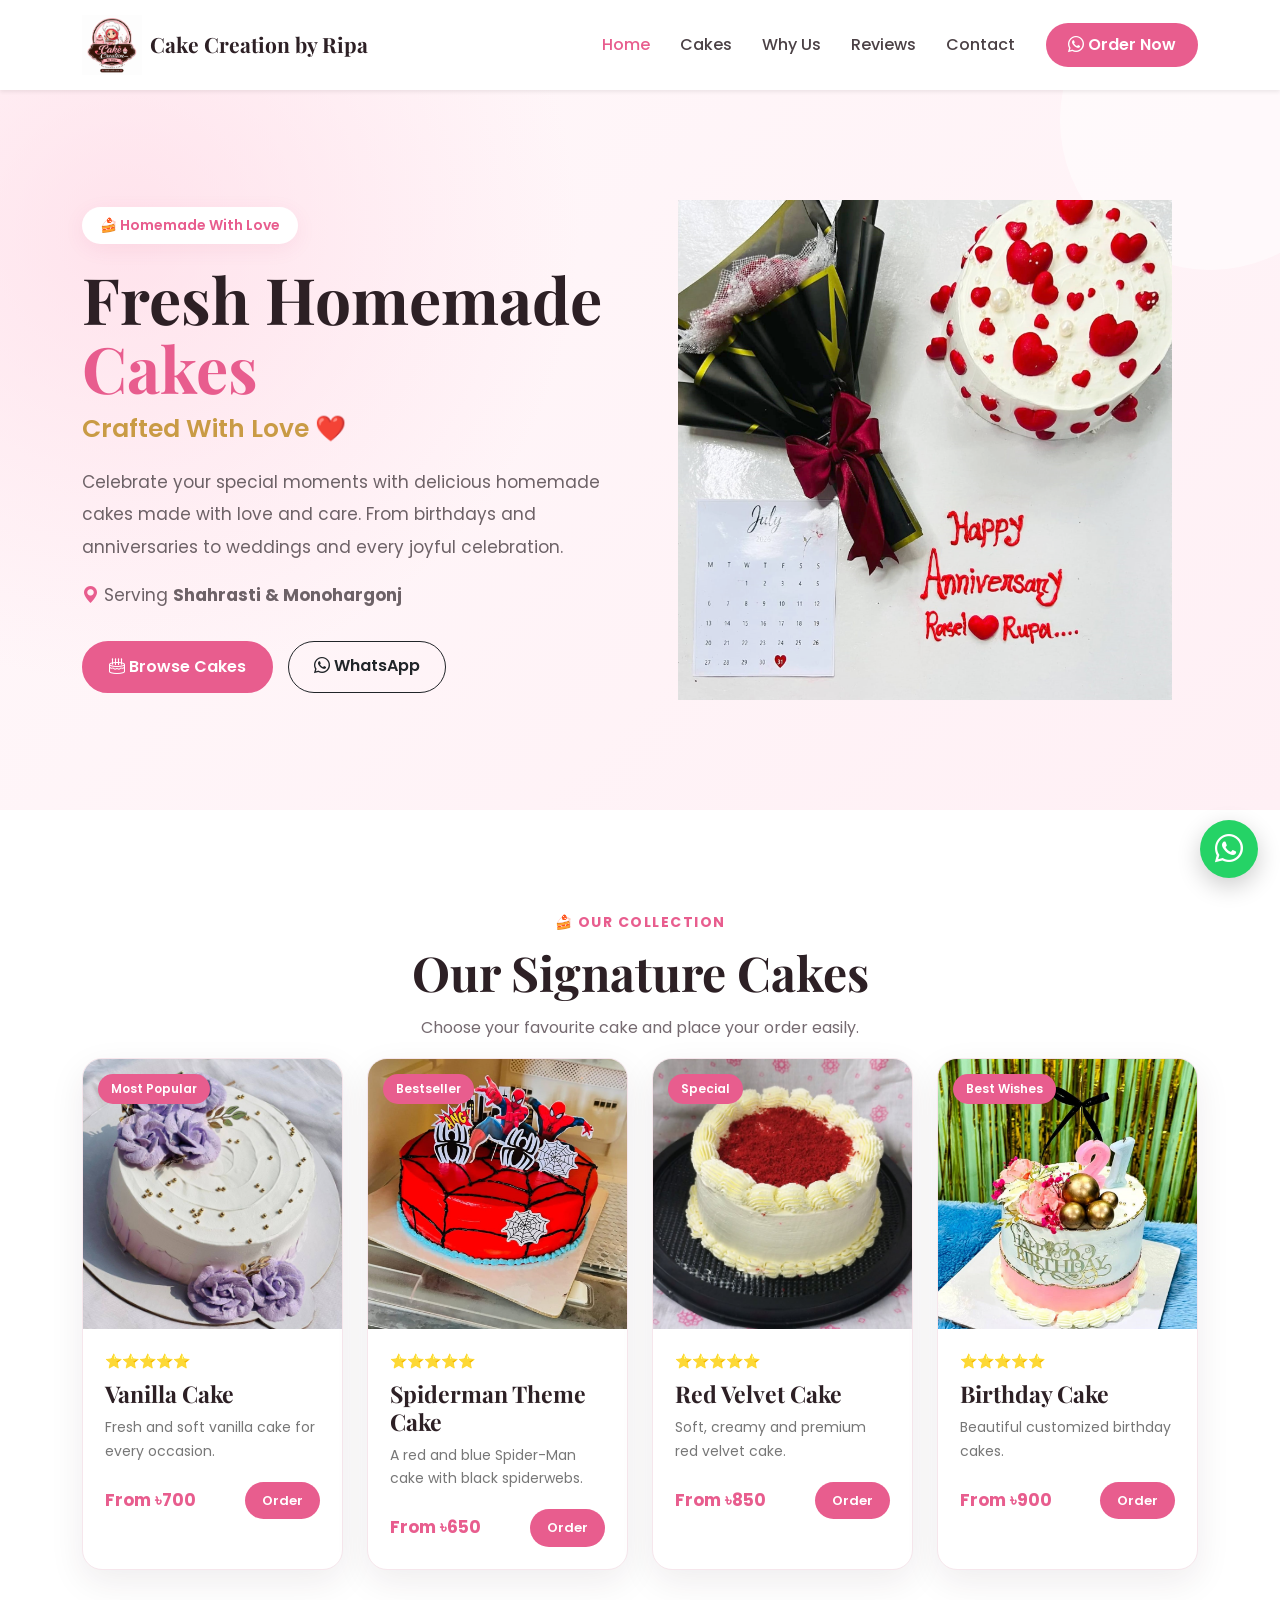
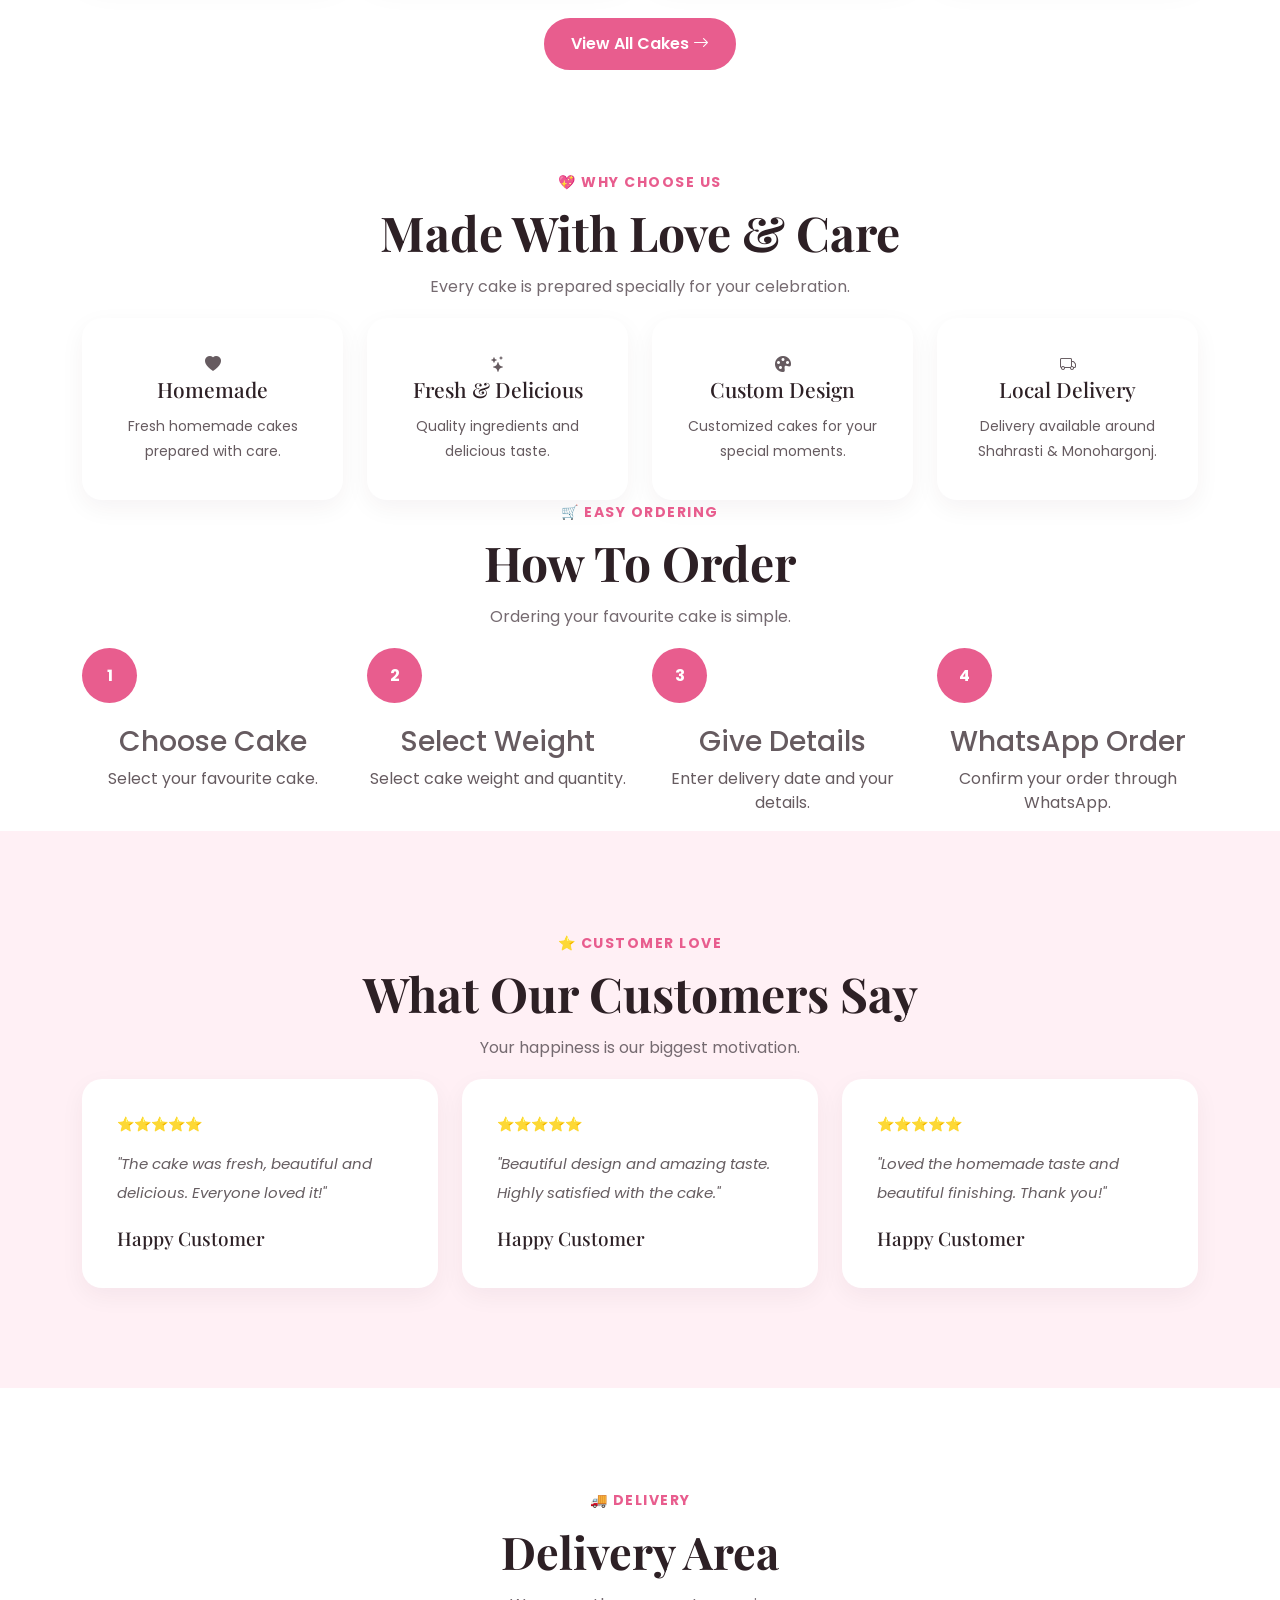
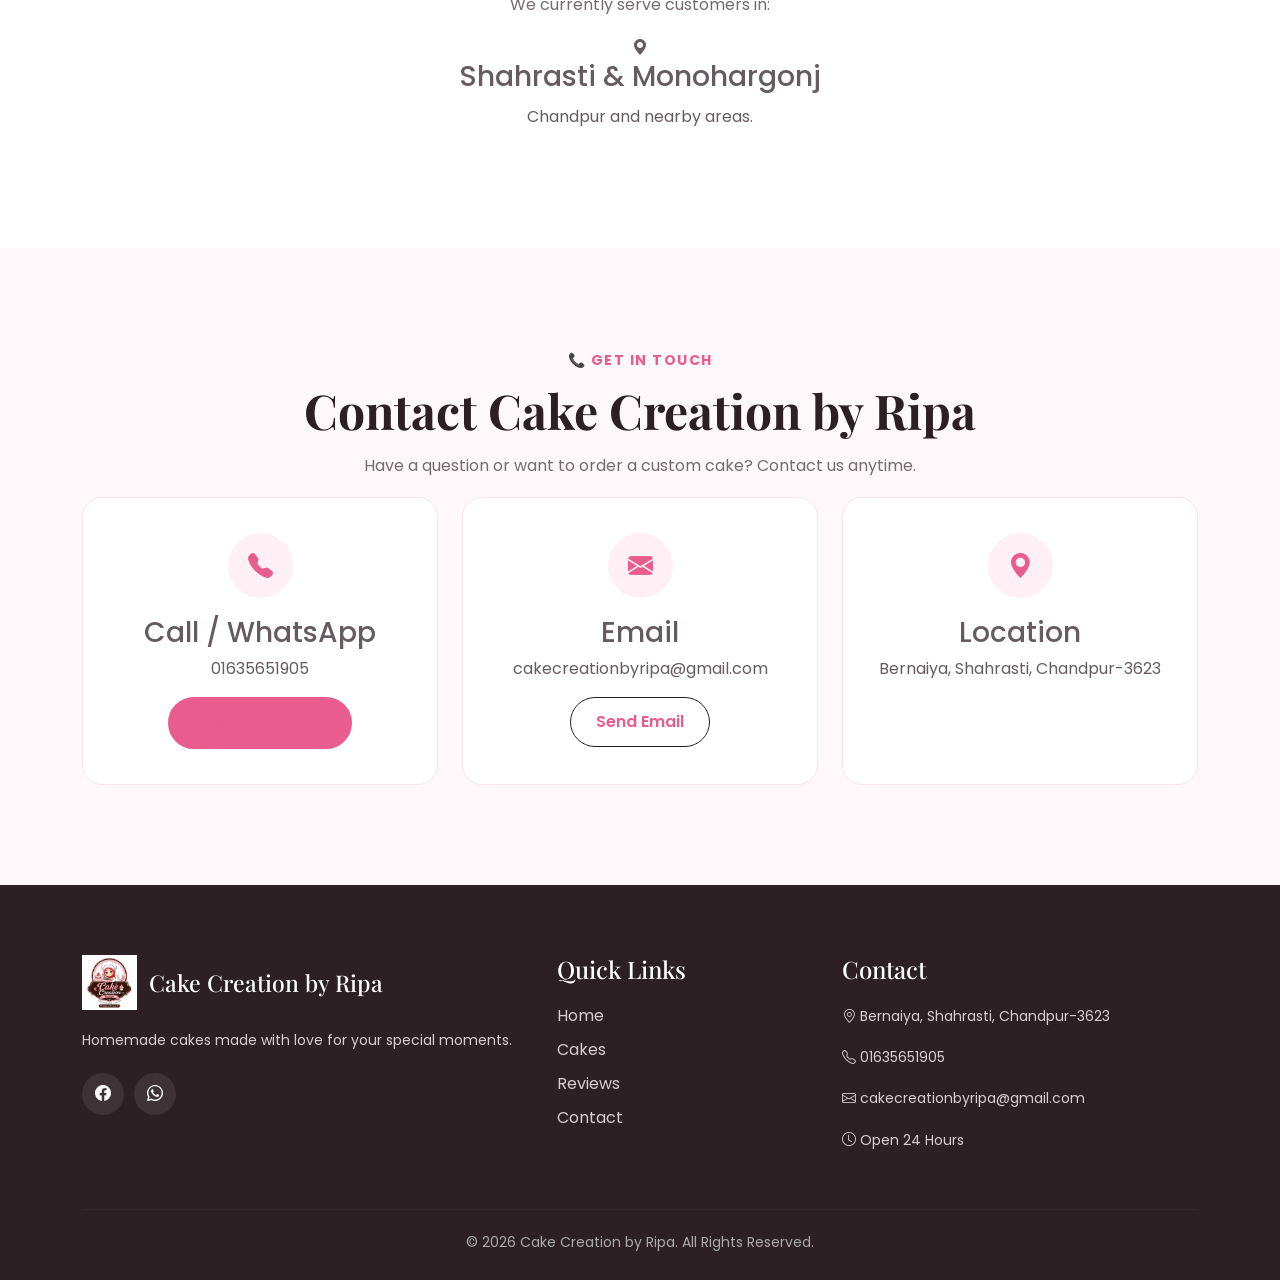
<file: index.html>
<!DOCTYPE html>
<html lang="en">

<head>
    <meta charset="UTF-8">
    <meta name="viewport" content="width=device-width, initial-scale=1.0">

    <title>Cake Creation by Ripa | Homemade Cakes</title>

    <meta name="description"
        content="Cake Creation by Ripa - Fresh homemade cakes for birthdays, anniversaries, weddings and special celebrations in Shahrasti and Monohargonj.">

    <link rel="preconnect" href="https://fonts.googleapis.com">
    <link rel="preconnect" href="https://fonts.gstatic.com" crossorigin>

    <link href="https://fonts.googleapis.com/css2?family=Playfair+Display:wght@500;600;700&family=Poppins:wght@300;400;500;600;700&display=swap"
        rel="stylesheet">

    <link href="https://cdn.jsdelivr.net/npm/bootstrap@5.3.7/dist/css/bootstrap.min.css"
        rel="stylesheet">

    <link rel="stylesheet"
        href="https://cdn.jsdelivr.net/npm/bootstrap-icons@1.11.3/font/bootstrap-icons.min.css">

    <link rel="stylesheet" href="style.css">
</head>

<body>

<!-- =====================================================
                    NAVBAR
===================================================== -->

<nav class="navbar navbar-expand-lg navbar-light bg-white shadow-sm sticky-top">
    <div class="container">

        <a class="navbar-brand d-flex align-items-center" href="#home">
            <img src="logo.png"
                alt="Cake Creation by Ripa Logo"
                width="60"
                height="60">

            <span class="brand-name ms-2">
                Cake Creation by Ripa
            </span>
        </a>

        <button class="navbar-toggler"
            type="button"
            data-bs-toggle="collapse"
            data-bs-target="#mainMenu">

            <span class="navbar-toggler-icon"></span>
        </button>

        <div class="collapse navbar-collapse" id="mainMenu">

            <ul class="navbar-nav ms-auto align-items-lg-center">

                <li class="nav-item">
                    <a class="nav-link active" href="#home">Home</a>
                </li>

                <li class="nav-item">
                    <a class="nav-link" href="#cakes">Cakes</a>
                </li>

                <li class="nav-item">
                    <a class="nav-link" href="#why-us">Why Us</a>
                </li>

                <li class="nav-item">
                    <a class="nav-link" href="#reviews">Reviews</a>
                </li>

                <li class="nav-item">
                    <a class="nav-link" href="#contact">Contact</a>
                </li>

            </ul>

            <a href="https://wa.me/8801635651905"
                target="_blank"
                class="btn btn-order ms-lg-3">

                <i class="bi bi-whatsapp"></i>
                Order Now

            </a>

        </div>
    </div>
</nav>


<!-- =====================================================
                    HERO SECTION
===================================================== -->

<section class="hero" id="home">

    <div class="container">

        <div class="row align-items-center">

            <div class="col-lg-6 hero-content">

                <span class="hero-small-title">
                    🍰 Homemade With Love
                </span>

                <h1>
                    Fresh Homemade
                    <span>Cakes</span>
                </h1>

                <h3>
                    Crafted With Love ❤️
                </h3>

                <p>
                    Celebrate your special moments with delicious homemade
                    cakes made with love and care. From birthdays and
                    anniversaries to weddings and every joyful celebration.
                </p>

                <p class="delivery-text">
                    <i class="bi bi-geo-alt-fill"></i>
                    Serving
                    <strong>Shahrasti & Monohargonj</strong>
                </p>

                <div class="hero-buttons">

                    <a href="#cakes" class="btn btn-pink">
                        <i class="bi bi-cake2"></i>
                        Browse Cakes
                    </a>

                    <a href="https://wa.me/8801635651905"
                        target="_blank"
                        class="btn btn-outline-dark">

                        <i class="bi bi-whatsapp"></i>
                        WhatsApp
                    </a>

                </div>

            </div>

            <div class="col-lg-6 text-center">

                <div class="hero-image-wrapper">

                    <img src="hero.png"
                        alt="Homemade Cake"
                        class="img-fluid hero-img">

                </div>

            </div>

        </div>

    </div>

</section>


<!-- =====================================================
                CAKE GALLERY
===================================================== -->

<section class="cakes-section" id="cakes">

    <div class="container">

        <div class="section-heading text-center">

            <span class="section-small-title">
                🍰 OUR COLLECTION
            </span>

            <h2>
                Our Signature Cakes
            </h2>

            <p>
                Choose your favourite cake and place your order easily.
            </p>

        </div>

        <div class="row g-4">

            <!-- Cake 01 -->
            <div class="col-lg-3 col-md-6">
                <div class="cake-card">

                    <div class="cake-image">
                        <img src="cake1.jpg" alt="Vanilla Cake">

                        <span class="cake-badge">
                            Most Popular
                        </span>
                    </div>

                    <div class="cake-card-body">

                        <div class="rating">
                            ⭐⭐⭐⭐⭐
                        </div>

                        <h3>Vanilla Cake</h3>

                        <p>
                            Fresh and soft vanilla cake for every occasion.
                        </p>

                        <div class="cake-bottom">

                            <span class="price">
                                From ৳700
                            </span>

                            <button class="order-cake-btn"
                                data-cake="Vanilla Cake">
                                Order
                            </button>

                        </div>
                    </div>
                </div>
            </div>


            <!-- Cake 02 -->
            <div class="col-lg-3 col-md-6">
                <div class="cake-card">

                    <div class="cake-image">
                        <img src="cake2.jpg"
                            alt="Spiderman Theme Cake">

                        <span class="cake-badge">
                            Bestseller
                        </span>
                    </div>

                    <div class="cake-card-body">

                        <div class="rating">
                            ⭐⭐⭐⭐⭐
                        </div>

                        <h3>Spiderman Theme Cake</h3>

                        <p>
                            A red and blue Spider-Man cake with black spiderwebs.
                        </p>

                        <div class="cake-bottom">

                            <span class="price">
                                From ৳650
                            </span>

                            <button class="order-cake-btn"
                                data-cake="Spiderman Theme Cake">
                                Order
                            </button>

                        </div>
                    </div>
                </div>
            </div>


            <!-- Cake 03 -->
            <div class="col-lg-3 col-md-6">
                <div class="cake-card">

                    <div class="cake-image">
                        <img src="cake3.jpg"
                            alt="Red Velvet Cake">

                        <span class="cake-badge">
                            Special
                        </span>
                    </div>

                    <div class="cake-card-body">

                        <div class="rating">
                            ⭐⭐⭐⭐⭐
                        </div>

                        <h3>Red Velvet Cake</h3>

                        <p>
                            Soft, creamy and premium red velvet cake.
                        </p>

                        <div class="cake-bottom">

                            <span class="price">
                                From ৳850
                            </span>

                            <button class="order-cake-btn"
                                data-cake="Red Velvet Cake">
                                Order
                            </button>

                        </div>
                    </div>
                </div>
            </div>


            <!-- Cake 04 -->
            <div class="col-lg-3 col-md-6">
                <div class="cake-card">

                    <div class="cake-image">
                        <img src="cake4.jpg"
                            alt="Birthday Cake">

                        <span class="cake-badge">
                            Best Wishes
                        </span>
                    </div>

                    <div class="cake-card-body">

                        <div class="rating">
                            ⭐⭐⭐⭐⭐
                        </div>

                        <h3>Birthday Cake</h3>

                        <p>
                            Beautiful customized birthday cakes.
                        </p>

                        <div class="cake-bottom">

                            <span class="price">
                                From ৳900
                            </span>

                            <button class="order-cake-btn"
                                data-cake="Birthday Cake">
                                Order
                            </button>

                        </div>
                    </div>
                </div>
            </div>

        </div>

        <div class="text-center mt-5">

            <a href="cakes.html" class="btn btn-pink">
                View All Cakes
                <i class="bi bi-arrow-right"></i>
            </a>

        </div>

    </div>

</section>


<!-- =====================================================
                    WHY US
===================================================== -->

<section class="why-us-section" id="why-us">

    <div class="container">

        <div class="section-heading text-center">

            <span class="section-small-title">
                💖 WHY CHOOSE US
            </span>

            <h2>
                Made With Love & Care
            </h2>

            <p>
                Every cake is prepared specially for your celebration.
            </p>

        </div>

        <div class="row g-4">

            <div class="col-md-6 col-lg-3">

                <div class="feature-card text-center">

                    <i class="bi bi-heart-fill"></i>

                    <h3>
                        Homemade
                    </h3>

                    <p>
                        Fresh homemade cakes prepared with care.
                    </p>

                </div>

            </div>


            <div class="col-md-6 col-lg-3">

                <div class="feature-card text-center">

                    <i class="bi bi-stars"></i>

                    <h3>
                        Fresh & Delicious
                    </h3>

                    <p>
                        Quality ingredients and delicious taste.
                    </p>

                </div>

            </div>


            <div class="col-md-6 col-lg-3">

                <div class="feature-card text-center">

                    <i class="bi bi-palette-fill"></i>

                    <h3>
                        Custom Design
                    </h3>

                    <p>
                        Customized cakes for your special moments.
                    </p>

                </div>

            </div>


            <div class="col-md-6 col-lg-3">

                <div class="feature-card text-center">

                    <i class="bi bi-truck"></i>

                    <h3>
                        Local Delivery
                    </h3>

                    <p>
                        Delivery available around Shahrasti & Monohargonj.
                    </p>

                </div>

            </div>

        </div>

    </div>

</section>


<!-- =====================================================
                    HOW TO ORDER
===================================================== -->

<section class="how-order-section">

    <div class="container">

        <div class="section-heading text-center">

            <span class="section-small-title">
                🛒 EASY ORDERING
            </span>

            <h2>
                How To Order
            </h2>

            <p>
                Ordering your favourite cake is simple.
            </p>

        </div>

        <div class="row g-4">

            <div class="col-md-6 col-lg-3">

                <div class="step-card text-center">

                    <div class="step-number">
                        1
                    </div>

                    <h3>
                        Choose Cake
                    </h3>

                    <p>
                        Select your favourite cake.
                    </p>

                </div>

            </div>


            <div class="col-md-6 col-lg-3">

                <div class="step-card text-center">

                    <div class="step-number">
                        2
                    </div>

                    <h3>
                        Select Weight
                    </h3>

                    <p>
                        Select cake weight and quantity.
                    </p>

                </div>

            </div>


            <div class="col-md-6 col-lg-3">

                <div class="step-card text-center">

                    <div class="step-number">
                        3
                    </div>

                    <h3>
                        Give Details
                    </h3>

                    <p>
                        Enter delivery date and your details.
                    </p>

                </div>

            </div>


            <div class="col-md-6 col-lg-3">

                <div class="step-card text-center">

                    <div class="step-number">
                        4
                    </div>

                    <h3>
                        WhatsApp Order
                    </h3>

                    <p>
                        Confirm your order through WhatsApp.
                    </p>

                </div>

            </div>

        </div>

    </div>

</section>


<!-- =====================================================
                    REVIEWS
===================================================== -->

<section class="reviews-section" id="reviews">

    <div class="container">

        <div class="section-heading text-center">

            <span class="section-small-title">
                ⭐ CUSTOMER LOVE
            </span>

            <h2>
                What Our Customers Say
            </h2>

            <p>
                Your happiness is our biggest motivation.
            </p>

        </div>

        <div class="row g-4">

            <div class="col-md-4">

                <div class="review-card">

                    <div class="rating">
                        ⭐⭐⭐⭐⭐
                    </div>

                    <p>
                        "The cake was fresh, beautiful and delicious.
                        Everyone loved it!"
                    </p>

                    <h4>
                        Happy Customer
                    </h4>

                </div>

            </div>


            <div class="col-md-4">

                <div class="review-card">

                    <div class="rating">
                        ⭐⭐⭐⭐⭐
                    </div>

                    <p>
                        "Beautiful design and amazing taste.
                        Highly satisfied with the cake."
                    </p>

                    <h4>
                        Happy Customer
                    </h4>

                </div>

            </div>


            <div class="col-md-4">

                <div class="review-card">

                    <div class="rating">
                        ⭐⭐⭐⭐⭐
                    </div>

                    <p>
                        "Loved the homemade taste and beautiful
                        finishing. Thank you!"
                    </p>

                    <h4>
                        Happy Customer
                    </h4>

                </div>

            </div>

        </div>

    </div>

</section>


<!-- =====================================================
                    DELIVERY AREA
===================================================== -->

<section class="delivery-section">

    <div class="container text-center">

        <div class="section-heading">

            <span class="section-small-title">
                🚚 DELIVERY
            </span>

            <h2>
                Delivery Area
            </h2>

            <p>
                We currently serve customers in:
            </p>

        </div>

        <div class="delivery-area-box">

            <i class="bi bi-geo-alt-fill"></i>

            <h3>
                Shahrasti & Monohargonj
            </h3>

            <p>
                Chandpur and nearby areas.
            </p>

        </div>

    </div>

</section>


<!-- =====================================================
                    CONTACT
===================================================== -->

<section class="contact-section" id="contact">

    <div class="container">

        <div class="section-heading text-center">

            <span class="section-small-title">
                📞 GET IN TOUCH
            </span>

            <h2>
                Contact Cake Creation by Ripa
            </h2>

            <p>
                Have a question or want to order a custom cake?
                Contact us anytime.
            </p>

        </div>

        <div class="row g-4 justify-content-center">

            <div class="col-md-4">

                <div class="contact-card text-center">

                    <i class="bi bi-telephone-fill"></i>

                    <h3>
                        Call / WhatsApp
                    </h3>

                    <p>
                        01635651905
                    </p>

                    <a href="https://wa.me/8801635651905"
                        target="_blank"
                        class="btn btn-pink">

                        <i class="bi bi-whatsapp"></i>
                        WhatsApp Us

                    </a>

                </div>

            </div>


            <div class="col-md-4">

                <div class="contact-card text-center">

                    <i class="bi bi-envelope-fill"></i>

                    <h3>
                        Email
                    </h3>

                    <p>
                        cakecreationbyripa@gmail.com
                    </p>

                    <a href="mailto:cakecreationbyripa@gmail.com"
                        class="btn btn-outline-dark">

                        Send Email

                    </a>

                </div>

            </div>


            <div class="col-md-4">

                <div class="contact-card text-center">

                    <i class="bi bi-geo-alt-fill"></i>

                    <h3>
                        Location
                    </h3>

                    <p>
                        Bernaiya, Shahrasti,
                        Chandpur-3623
                    </p>

                </div>

            </div>

        </div>

    </div>

</section>


<!-- =====================================================
                    FOOTER
===================================================== -->

<footer class="footer">

    <div class="container">

        <div class="row g-4">

            <div class="col-lg-5">

                <div class="footer-brand">

                    <img src="logo.png"
                        alt="Cake Creation by Ripa">

                    <h3>
                        Cake Creation by Ripa
                    </h3>

                </div>

                <p>
                    Homemade cakes made with love
                    for your special moments.
                </p>

                <div class="footer-social">

                    <a href="https://www.facebook.com/CakeCreationByRipa"
                        target="_blank">

                        <i class="bi bi-facebook"></i>

                    </a>

                    <a href="https://wa.me/8801635651905"
                        target="_blank">

                        <i class="bi bi-whatsapp"></i>

                    </a>

                </div>

            </div>


            <div class="col-lg-3">

                <h4>
                    Quick Links
                </h4>

                <ul>

                    <li>
                        <a href="#home">
                            Home
                        </a>
                    </li>

                    <li>
                        <a href="cakes.html">
                            Cakes
                        </a>
                    </li>

                    <li>
                        <a href="#reviews">
                            Reviews
                        </a>
                    </li>

                    <li>
                        <a href="#contact">
                            Contact
                        </a>
                    </li>

                </ul>

            </div>


            <div class="col-lg-4">

                <h4>
                    Contact
                </h4>

                <p>
                    <i class="bi bi-geo-alt"></i>
                    Bernaiya, Shahrasti,
                    Chandpur-3623
                </p>

                <p>
                    <i class="bi bi-telephone"></i>
                    01635651905
                </p>

                <p>
                    <i class="bi bi-envelope"></i>
                    cakecreationbyripa@gmail.com
                </p>

                <p>
                    <i class="bi bi-clock"></i>
                    Open 24 Hours
                </p>

            </div>

        </div>

        <hr>

        <div class="footer-bottom">

            <p>
                © 2026 Cake Creation by Ripa.
                All Rights Reserved.
            </p>

        </div>

    </div>

</footer>


<!-- =====================================================
                FLOATING WHATSAPP
===================================================== -->

<a href="https://wa.me/8801635651905"
    target="_blank"
    class="floating-whatsapp">

    <i class="bi bi-whatsapp"></i>

</a>


<!-- =====================================================
                    ORDER MODAL
===================================================== -->

<div class="order-modal" id="orderModal">

    <div class="order-modal-content">

        <button class="order-close" id="closeOrder">
            <i class="bi bi-x-lg"></i>
        </button>

        <div class="order-header">

            <span class="section-small-title">
                🍰 CAKE ORDER
            </span>

            <h2>
                Place Your Order
            </h2>

            <p>
                Complete the steps below and send your order through WhatsApp.
            </p>

        </div>


        <!-- Progress -->

        <div class="order-progress">

            <div class="progress-step active">
                <span>1</span>
                <small>Cake</small>
            </div>

            <div class="progress-line"></div>

            <div class="progress-step">
                <span>2</span>
                <small>Weight</small>
            </div>

            <div class="progress-line"></div>

            <div class="progress-step">
                <span>3</span>
                <small>Date</small>
            </div>

            <div class="progress-line"></div>

            <div class="progress-step">
                <span>4</span>
                <small>Details</small>
            </div>

            <div class="progress-line"></div>

            <div class="progress-step">
                <span>5</span>
                <small>Confirm</small>
            </div>

        </div>


        <div class="order-wizard">


            <!-- STEP 1 -->

            <div class="order-step-form active"
                data-step="1">

                <div class="order-step-icon">
                    <i class="bi bi-cake2-fill"></i>
                </div>

                <h3>
                    Selected Cake
                </h3>

                <div class="selected-cake-box">

                    <span>
                        Your selected cake
                    </span>

                    <strong id="selectedCakeName">
                        -
                    </strong>

                </div>

                <div class="wizard-actions">

                    <button class="btn btn-pink wizard-next">
                        Next
                        <i class="bi bi-arrow-right"></i>
                    </button>

                </div>

            </div>


            <!-- STEP 2 -->

            <div class="order-step-form"
                data-step="2">

                <div class="order-step-icon">
                    <i class="bi bi-box-seam-fill"></i>
                </div>

                <h3>
                    Weight & Quantity
                </h3>

                <div class="mb-4">

                    <label for="cakeWeight"
                        class="form-label">

                        Cake Weight

                    </label>

                    <select id="cakeWeight"
                        class="form-select">

                        <option value="0.5">
                            0.5 Pound
                        </option>

                        <option value="1"
                            selected>
                            1 Pound
                        </option>

                        <option value="1.5">
                            1.5 Pound
                        </option>

                        <option value="2">
                            2 Pound
                        </option>

                        <option value="2.5">
                            2.5 Pound
                        </option>

                        <option value="3">
                            3 Pound
                        </option>

                        <option value="custom">
                            Custom Weight
                        </option>

                    </select>

                </div>


                <div class="mb-4"
                    id="customWeightGroup"
                    style="display:none;">

                    <label for="customWeight"
                        class="form-label">

                        Custom Weight

                    </label>

                    <input type="text"
                        id="customWeight"
                        class="form-control"
                        placeholder="Example: 4 Pound">

                </div>


                <div class="quantity-box">

                    <label class="form-label">
                        Quantity
                    </label>

                    <div class="quantity-controls">

                        <button type="button"
                            id="minusQty"
                            class="quantity-btn">

                            <i class="bi bi-dash"></i>

                        </button>

                        <span id="cakeQuantity">
                            1
                        </span>

                        <button type="button"
                            id="plusQty"
                            class="quantity-btn">

                            <i class="bi bi-plus"></i>

                        </button>

                    </div>

                </div>


                <div class="estimated-price-box">

                    <span>
                        Estimated Price
                    </span>

                    <strong id="estimatedPrice">
                        ৳700
                    </strong>

                </div>


                <div class="wizard-actions">

                    <button class="btn btn-outline-dark wizard-back">
                        <i class="bi bi-arrow-left"></i>
                        Back
                    </button>

                    <button class="btn btn-pink wizard-next">
                        Next
                        <i class="bi bi-arrow-right"></i>
                    </button>

                </div>

            </div>


            <!-- STEP 3 -->

            <div class="order-step-form"
                data-step="3">

                <div class="order-step-icon">
                    <i class="bi bi-calendar-heart-fill"></i>
                </div>

                <h3>
                    Delivery Date
                </h3>

                <div class="mb-4">

                    <label for="deliveryDate"
                        class="form-label">

                        Select Delivery Date

                    </label>

                    <input type="date"
                        id="deliveryDate"
                        class="form-control">

                </div>

                <div class="wizard-actions">

                    <button class="btn btn-outline-dark wizard-back">
                        <i class="bi bi-arrow-left"></i>
                        Back
                    </button>

                    <button class="btn btn-pink wizard-next">
                        Next
                        <i class="bi bi-arrow-right"></i>
                    </button>

                </div>

            </div>


            <!-- STEP 4 -->

            <div class="order-step-form"
                data-step="4">

                <div class="order-step-icon">
                    <i class="bi bi-person-fill"></i>
                </div>

                <h3>
                    Your Details
                </h3>

                <div class="mb-3">

                    <label for="customerName"
                        class="form-label">

                        Your Name

                    </label>

                    <input type="text"
                        id="customerName"
                        class="form-control"
                        placeholder="Enter your name">

                </div>


                <div class="mb-3">

                    <label for="customerMobile"
                        class="form-label">

                        Mobile Number

                    </label>

                    <input type="tel"
                        id="customerMobile"
                        class="form-control"
                        placeholder="01XXXXXXXXX"
                        maxlength="11">

                </div>


                <div class="mb-4">

                    <label for="deliveryAddress"
                        class="form-label">

                        Delivery Address

                    </label>

                    <textarea id="deliveryAddress"
                        class="form-control"
                        rows="3"
                        placeholder="Enter delivery address"></textarea>

                </div>


                <div class="wizard-actions">

                    <button class="btn btn-outline-dark wizard-back">
                        <i class="bi bi-arrow-left"></i>
                        Back
                    </button>

                    <button class="btn btn-pink wizard-next">
                        Next
                        <i class="bi bi-arrow-right"></i>
                    </button>

                </div>

            </div>


            <!-- STEP 5 -->

            <div class="order-step-form"
                data-step="5">

                <div class="order-step-icon">
                    <i class="bi bi-check-circle-fill"></i>
                </div>

                <h3>
                    Confirm Your Order
                </h3>

                <div class="order-summary">

                    <div class="summary-row">
                        <span>Cake</span>
                        <strong id="summaryCake">-</strong>
                    </div>

                    <div class="summary-row">
                        <span>Weight</span>
                        <strong id="summaryWeight">-</strong>
                    </div>

                    <div class="summary-row">
                        <span>Quantity</span>
                        <strong id="summaryQuantity">-</strong>
                    </div>

                    <div class="summary-row">
                        <span>Estimated Price</span>
                        <strong id="summaryPrice">-</strong>
                    </div>

                    <div class="summary-row">
                        <span>Delivery Date</span>
                        <strong id="summaryDate">-</strong>
                    </div>

                    <div class="summary-row">
                        <span>Name</span>
                        <strong id="summaryName">-</strong>
                    </div>

                    <div class="summary-row">
                        <span>Mobile</span>
                        <strong id="summaryMobile">-</strong>
                    </div>

                    <div class="summary-row">
                        <span>Address</span>
                        <strong id="summaryAddress">-</strong>
                    </div>

                </div>


                <div class="wizard-actions">

                    <button class="btn btn-outline-dark wizard-back">
                        <i class="bi bi-arrow-left"></i>
                        Back
                    </button>

                    <button class="btn btn-pink"
                        id="confirmOrder">

                        <i class="bi bi-whatsapp"></i>
                        Confirm & WhatsApp

                    </button>

                </div>

            </div>

        </div>

    </div>

</div>


<!-- Bootstrap JS -->

<script src="https://cdn.jsdelivr.net/npm/bootstrap@5.3.7/dist/js/bootstrap.bundle.min.js">
</script>

<!-- Correct root-level script path -->

<script src="script.js"></script>

</body>
</html>
</file>
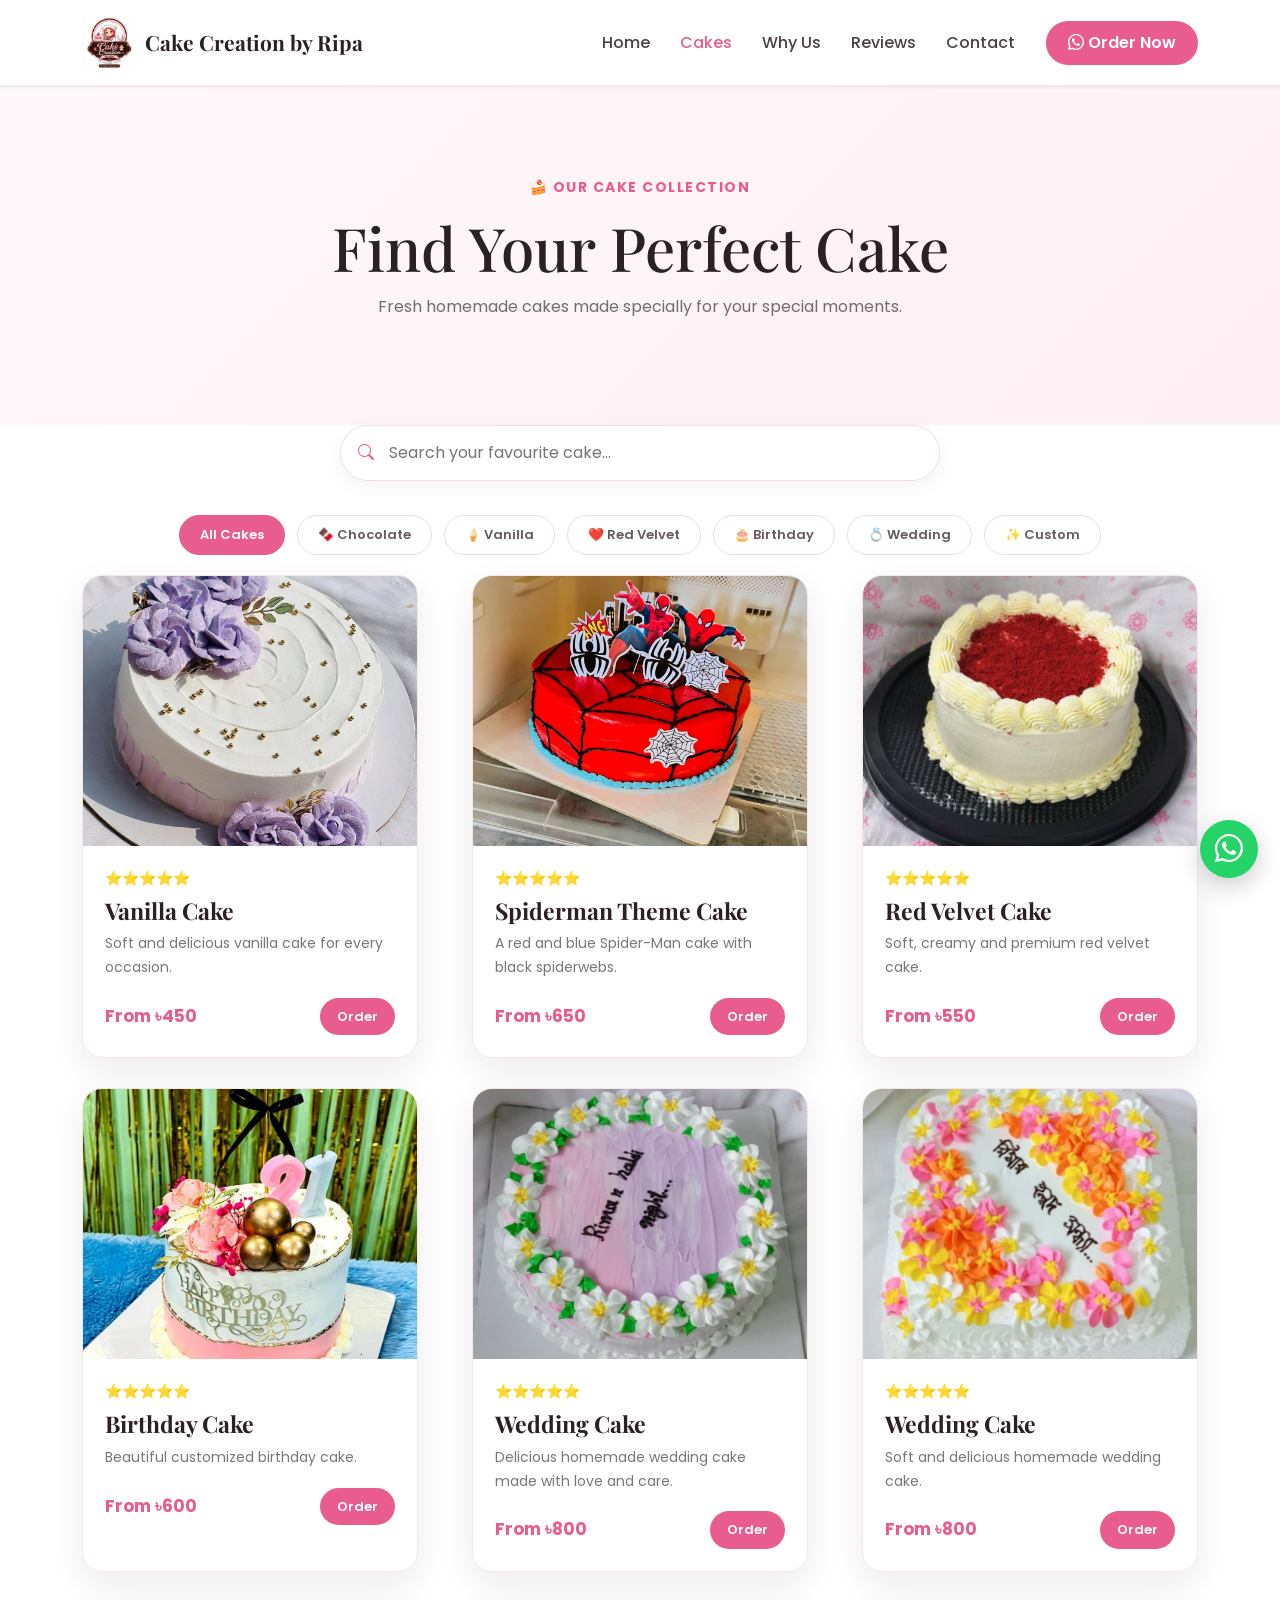
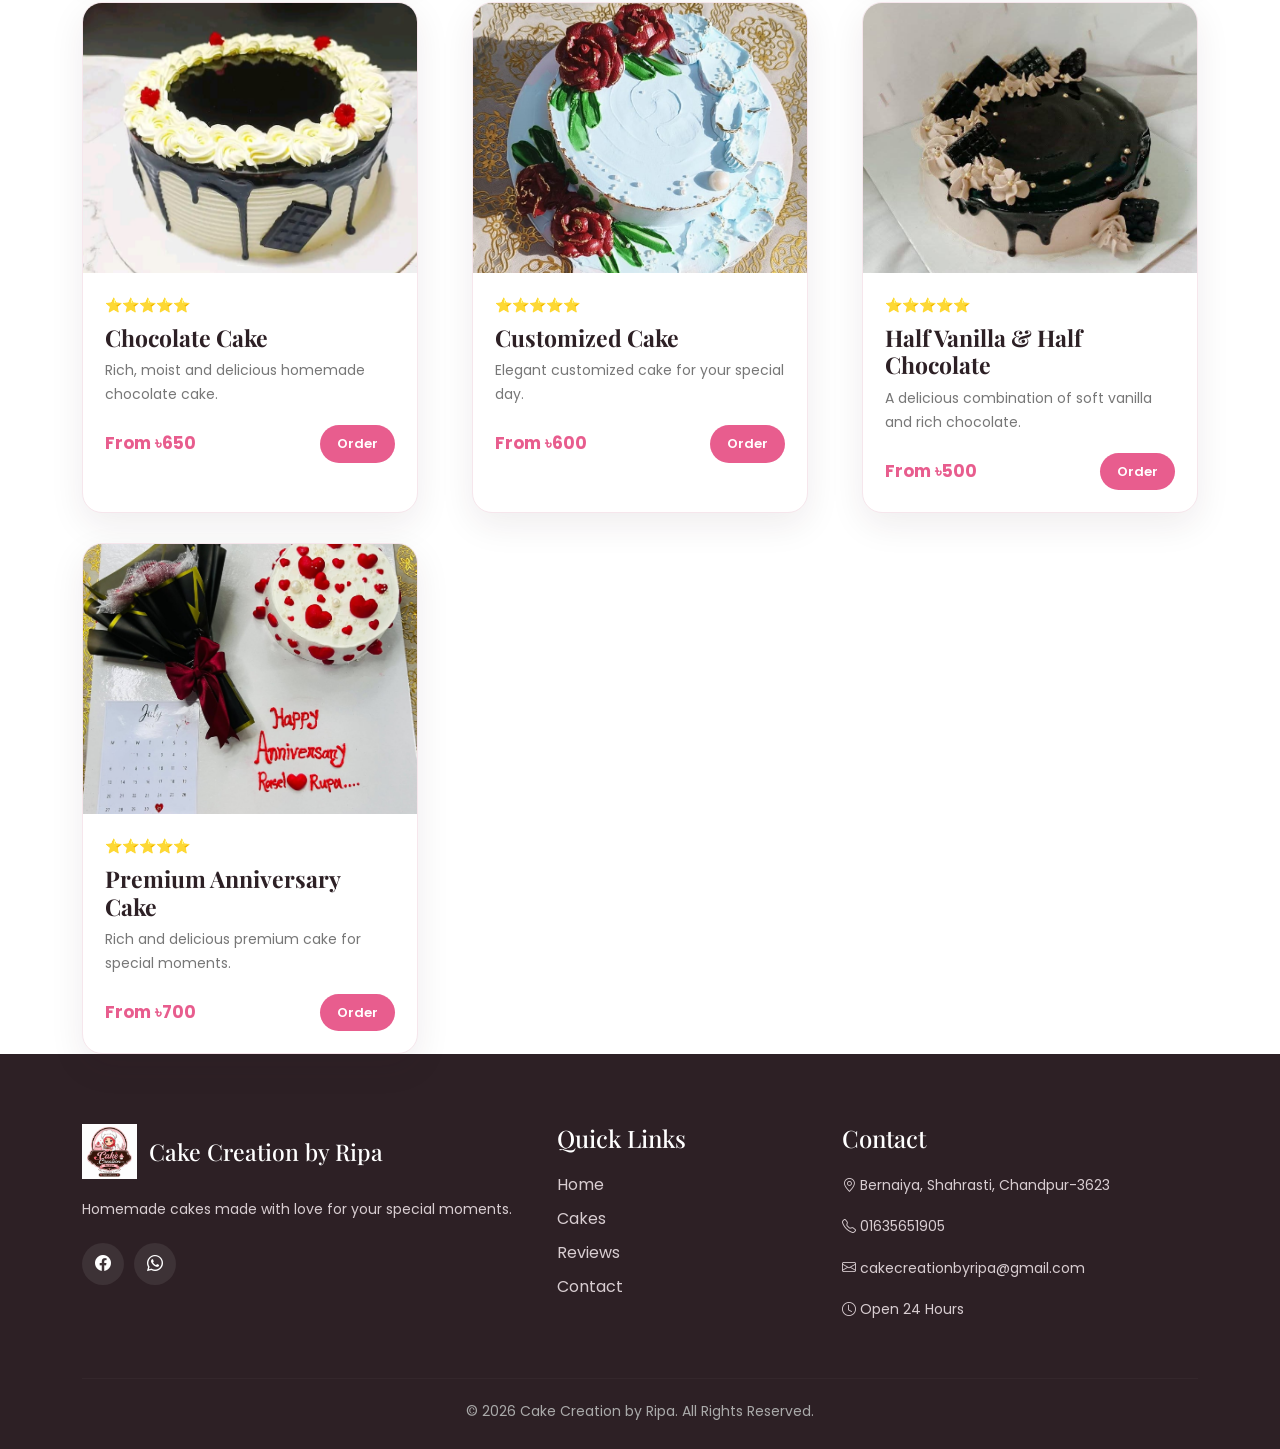
<file: cakes.html>
<!DOCTYPE html>
<html lang="en">

<head>

    <meta charset="UTF-8">

    <meta name="viewport" content="width=device-width, initial-scale=1.0">

    <title>Our Cakes | Cake Creation by Ripa</title>

    <meta name="description"
        content="Explore our homemade cake collection from Cake Creation by Ripa.">

    <!-- Google Fonts -->
    <link rel="preconnect" href="https://fonts.googleapis.com">
    <link rel="preconnect" href="https://fonts.gstatic.com" crossorigin>

    <link href="https://fonts.googleapis.com/css2?family=Playfair+Display:wght@500;600;700&family=Poppins:wght@300;400;500;600;700&display=swap"
        rel="stylesheet">

    <!-- Bootstrap -->
    <link href="https://cdn.jsdelivr.net/npm/bootstrap@5.3.7/dist/css/bootstrap.min.css"
        rel="stylesheet">

    <!-- Bootstrap Icons -->
    <link rel="stylesheet"
        href="https://cdn.jsdelivr.net/npm/bootstrap-icons@1.11.3/font/bootstrap-icons.min.css">

    <!-- Main CSS -->
    <link rel="stylesheet" href="style.css">

</head>


<body>


<!-- =====================================================
                    NAVBAR
===================================================== -->

<nav class="navbar navbar-expand-lg navbar-light bg-white shadow-sm sticky-top">

    <div class="container">

        <a class="navbar-brand d-flex align-items-center"
            href="index.html">

            <img src="logo.png"
                alt="Cake Creation by Ripa"
                width="55"
                height="55">

            <span class="brand-name ms-2">
                Cake Creation by Ripa
            </span>

        </a>


        <button class="navbar-toggler"
            type="button"
            data-bs-toggle="collapse"
            data-bs-target="#mainMenu"
            aria-controls="mainMenu"
            aria-expanded="false"
            aria-label="Toggle navigation">

            <span class="navbar-toggler-icon"></span>

        </button>


        <div class="collapse navbar-collapse"
            id="mainMenu">

            <ul class="navbar-nav ms-auto">

                <li class="nav-item">
                    <a class="nav-link"
                        href="index.html">
                        Home
                    </a>
                </li>

                <li class="nav-item">
                    <a class="nav-link active"
                        href="cakes.html">
                        Cakes
                    </a>
                </li>

                <li class="nav-item">
                    <a class="nav-link"
                        href="index.html#why-us">
                        Why Us
                    </a>
                </li>

                <li class="nav-item">
                    <a class="nav-link"
                        href="index.html#reviews">
                        Reviews
                    </a>
                </li>

                <li class="nav-item">
                    <a class="nav-link"
                        href="index.html#contact">
                        Contact
                    </a>
                </li>

            </ul>


            <a href="https://wa.me/8801635651905"
                target="_blank"
                class="btn btn-order ms-lg-3">

                <i class="bi bi-whatsapp"></i>
                Order Now

            </a>

        </div>

    </div>

</nav>



<!-- =====================================================
                    PAGE HERO
===================================================== -->

<section class="cakes-page-hero">

    <div class="container text-center">

        <span class="section-small-title">
            🍰 OUR CAKE COLLECTION
        </span>

        <h1>
            Find Your Perfect Cake
        </h1>

        <p>
            Fresh homemade cakes made specially
            for your special moments.
        </p>

    </div>

</section>



<!-- =====================================================
                    CAKE GALLERY
===================================================== -->

<section class="cake-gallery-section">

    <div class="container">


        <!-- SEARCH -->

        <div class="cake-search">

            <div class="search-box">

                <i class="bi bi-search"></i>

                <input
                    type="text"
                    id="cakeSearch"
                    placeholder="Search your favourite cake..."
                    autocomplete="off">

            </div>

        </div>



        <!-- =================================================
                        CATEGORIES
        ================================================== -->

        <div class="cake-categories text-center">

            <button
                type="button"
                class="category-btn active"
                data-category="all">

                All Cakes

            </button>


            <button
                type="button"
                class="category-btn"
                data-category="chocolate">

                🍫 Chocolate

            </button>


            <button
                type="button"
                class="category-btn"
                data-category="vanilla">

                🍦 Vanilla

            </button>


            <button
                type="button"
                class="category-btn"
                data-category="red-velvet">

                ❤️ Red Velvet

            </button>


            <button
                type="button"
                class="category-btn"
                data-category="birthday">

                🎂 Birthday

            </button>


            <button
                type="button"
                class="category-btn"
                data-category="wedding">

                💍 Wedding

            </button>


            <button
                type="button"
                class="category-btn"
                data-category="custom">

                ✨ Custom

            </button>

        </div>



        <!-- =================================================
                        CAKE GRID
        ================================================== -->

        <div class="row g-4" id="allCakes">



            <!-- CAKE 01 -->

            <div class="col-md-6 col-lg-4 cake-item"
                data-category="vanilla">

                <div class="cake-card">

                    <div class="cake-image">

                        <img
                            src="cake1.jpg"
                            alt="Vanilla Cake"
                            loading="lazy">

                    </div>


                    <div class="cake-card-body">

                        <div class="rating">
                            ⭐⭐⭐⭐⭐
                        </div>

                        <h3>
                            Vanilla Cake
                        </h3>

                        <p>
                            Soft and delicious vanilla cake for every occasion.
                        </p>


                        <div class="cake-bottom">

                            <span class="price">
                                From ৳450
                            </span>

                            <button
                                type="button"
                                class="order-cake-btn"
                                data-cake="Vanilla Cake">

                                Order

                            </button>

                        </div>

                    </div>

                </div>

            </div>



            <!-- CAKE 02 -->

            <div class="col-md-6 col-lg-4 cake-item"
                data-category="custom">

                <div class="cake-card">

                    <div class="cake-image">

                        <img
                            src="cake2.jpg"
                            alt="Spiderman Theme Cake"
                            loading="lazy">

                    </div>


                    <div class="cake-card-body">

                        <div class="rating">
                            ⭐⭐⭐⭐⭐
                        </div>

                        <h3>
                            Spiderman Theme Cake
                        </h3>

                        <p>
                            A red and blue Spider-Man cake with black spiderwebs.
                        </p>


                        <div class="cake-bottom">

                            <span class="price">
                                From ৳650
                            </span>

                            <button
                                type="button"
                                class="order-cake-btn"
                                data-cake="Spiderman Theme Cake">

                                Order

                            </button>

                        </div>

                    </div>

                </div>

            </div>



            <!-- CAKE 03 -->

            <div class="col-md-6 col-lg-4 cake-item"
                data-category="red-velvet">

                <div class="cake-card">

                    <div class="cake-image">

                        <img
                            src="cake3.jpg"
                            alt="Red Velvet Cake"
                            loading="lazy">

                    </div>


                    <div class="cake-card-body">

                        <div class="rating">
                            ⭐⭐⭐⭐⭐
                        </div>

                        <h3>
                            Red Velvet Cake
                        </h3>

                        <p>
                            Soft, creamy and premium red velvet cake.
                        </p>


                        <div class="cake-bottom">

                            <span class="price">
                                From ৳550
                            </span>

                            <button
                                type="button"
                                class="order-cake-btn"
                                data-cake="Red Velvet Cake">

                                Order

                            </button>

                        </div>

                    </div>

                </div>

            </div>



            <!-- CAKE 04 -->

            <div class="col-md-6 col-lg-4 cake-item"
                data-category="birthday">

                <div class="cake-card">

                    <div class="cake-image">

                        <img
                            src="cake4.jpg"
                            alt="Birthday Cake"
                            loading="lazy">

                    </div>


                    <div class="cake-card-body">

                        <div class="rating">
                            ⭐⭐⭐⭐⭐
                        </div>

                        <h3>
                            Birthday Cake
                        </h3>

                        <p>
                            Beautiful customized birthday cake.
                        </p>


                        <div class="cake-bottom">

                            <span class="price">
                                From ৳600
                            </span>

                            <button
                                type="button"
                                class="order-cake-btn"
                                data-cake="Birthday Cake">

                                Order

                            </button>

                        </div>

                    </div>

                </div>

            </div>



            <!-- CAKE 05 -->

            <div class="col-md-6 col-lg-4 cake-item"
                data-category="wedding">

                <div class="cake-card">

                    <div class="cake-image">

                        <img
                            src="cake5.jpg"
                            alt="Wedding Cake"
                            loading="lazy">

                    </div>


                    <div class="cake-card-body">

                        <div class="rating">
                            ⭐⭐⭐⭐⭐
                        </div>

                        <h3>
                            Wedding Cake
                        </h3>

                        <p>
                            Delicious homemade wedding cake made with love and care.
                        </p>


                        <div class="cake-bottom">

                            <span class="price">
                                From ৳800
                            </span>

                            <button
                                type="button"
                                class="order-cake-btn"
                                data-cake="Wedding Cake">

                                Order

                            </button>

                        </div>

                    </div>

                </div>

            </div>



            <!-- CAKE 06 -->

            <div class="col-md-6 col-lg-4 cake-item"
                data-category="wedding">

                <div class="cake-card">

                    <div class="cake-image">

                        <img
                            src="cake6.jpg"
                            alt="Wedding Cake"
                            loading="lazy">

                    </div>


                    <div class="cake-card-body">

                        <div class="rating">
                            ⭐⭐⭐⭐⭐
                        </div>

                        <h3>
                            Wedding Cake
                        </h3>

                        <p>
                            Soft and delicious homemade wedding cake.
                        </p>


                        <div class="cake-bottom">

                            <span class="price">
                                From ৳800
                            </span>

                            <button
                                type="button"
                                class="order-cake-btn"
                                data-cake="Wedding Cake">

                                Order

                            </button>

                        </div>

                    </div>

                </div>

            </div>



            <!-- CAKE 07 -->

            <div class="col-md-6 col-lg-4 cake-item"
                data-category="chocolate">

                <div class="cake-card">

                    <div class="cake-image">

                        <img
                            src="cake7.jpg"
                            alt="Chocolate Cake"
                            loading="lazy">

                    </div>


                    <div class="cake-card-body">

                        <div class="rating">
                            ⭐⭐⭐⭐⭐
                        </div>

                        <h3>
                            Chocolate Cake
                        </h3>

                        <p>
                            Rich, moist and delicious homemade chocolate cake.
                        </p>


                        <div class="cake-bottom">

                            <span class="price">
                                From ৳650
                            </span>

                            <button
                                type="button"
                                class="order-cake-btn"
                                data-cake="Chocolate Cake">

                                Order

                            </button>

                        </div>

                    </div>

                </div>

            </div>



            <!-- CAKE 08 -->

            <div class="col-md-6 col-lg-4 cake-item"
                data-category="custom">

                <div class="cake-card">

                    <div class="cake-image">

                        <img
                            src="cake8.jpg"
                            alt="Customized Cake"
                            loading="lazy">

                    </div>


                    <div class="cake-card-body">

                        <div class="rating">
                            ⭐⭐⭐⭐⭐
                        </div>

                        <h3>
                            Customized Cake
                        </h3>

                        <p>
                            Elegant customized cake for your special day.
                        </p>


                        <div class="cake-bottom">

                            <span class="price">
                                From ৳600
                            </span>

                            <button
                                type="button"
                                class="order-cake-btn"
                                data-cake="Customized Cake">

                                Order

                            </button>

                        </div>

                    </div>

                </div>

            </div>



            <!-- CAKE 09 -->

            <div class="col-md-6 col-lg-4 cake-item"
                data-category="vanilla chocolate">

                <div class="cake-card">

                    <div class="cake-image">

                        <img
                            src="cake9.jpg"
                            alt="Half Vanilla and Half Chocolate Cake"
                            loading="lazy">

                    </div>


                    <div class="cake-card-body">

                        <div class="rating">
                            ⭐⭐⭐⭐⭐
                        </div>

                        <h3>
                            Half Vanilla & Half Chocolate
                        </h3>

                        <p>
                            A delicious combination of soft vanilla and rich chocolate.
                        </p>


                        <div class="cake-bottom">

                            <span class="price">
                                From ৳500
                            </span>

                            <button
                                type="button"
                                class="order-cake-btn"
                                data-cake="Half Vanilla & Half Chocolate Cake">

                                Order

                            </button>

                        </div>

                    </div>

                </div>

            </div>



            <!-- CAKE 10 -->

            <div class="col-md-6 col-lg-4 cake-item"
                data-category="custom">

                <div class="cake-card">

                    <div class="cake-image">

                        <img
                            src="cake10.jpg"
                            alt="Premium Anniversary Cake"
                            loading="lazy">

                    </div>


                    <div class="cake-card-body">

                        <div class="rating">
                            ⭐⭐⭐⭐⭐
                        </div>

                        <h3>
                            Premium Anniversary Cake
                        </h3>

                        <p>
                            Rich and delicious premium cake for special moments.
                        </p>


                        <div class="cake-bottom">

                            <span class="price">
                                From ৳700
                            </span>

                            <button
                                type="button"
                                class="order-cake-btn"
                                data-cake="Premium Anniversary Cake">

                                Order

                            </button>

                        </div>

                    </div>

                </div>

            </div>


        </div>



        <!-- NO RESULT -->

        <div id="noCakeResult"
            class="text-center mt-5"
            style="display:none;">

            <h4>
                😔 No cake found
            </h4>

            <p>
                Try another cake name.
            </p>

        </div>


    </div>

</section>



<!-- =====================================================
                        FOOTER
===================================================== -->

<footer class="footer">

    <div class="container">

        <div class="row g-4">


            <div class="col-lg-5">

                <div class="footer-brand">

                    <img
                        src="logo.png"
                        alt="Cake Creation by Ripa">

                    <h3>
                        Cake Creation by Ripa
                    </h3>

                </div>


                <p>
                    Homemade cakes made with love
                    for your special moments.
                </p>


                <div class="footer-social">

                    <a href="https://www.facebook.com/CakeCreationByRipa"
                        target="_blank"
                        aria-label="Facebook">

                        <i class="bi bi-facebook"></i>

                    </a>


                    <a href="https://wa.me/8801635651905"
                        target="_blank"
                        aria-label="WhatsApp">

                        <i class="bi bi-whatsapp"></i>

                    </a>

                </div>

            </div>



            <div class="col-lg-3">

                <h4>
                    Quick Links
                </h4>

                <ul>

                    <li>
                        <a href="index.html">
                            Home
                        </a>
                    </li>

                    <li>
                        <a href="cakes.html">
                            Cakes
                        </a>
                    </li>

                    <li>
                        <a href="index.html#reviews">
                            Reviews
                        </a>
                    </li>

                    <li>
                        <a href="index.html#contact">
                            Contact
                        </a>
                    </li>

                </ul>

            </div>



            <div class="col-lg-4">

                <h4>
                    Contact
                </h4>


                <p>
                    <i class="bi bi-geo-alt"></i>
                    Bernaiya, Shahrasti,
                    Chandpur-3623
                </p>


                <p>
                    <i class="bi bi-telephone"></i>
                    01635651905
                </p>


                <p>
                    <i class="bi bi-envelope"></i>
                    cakecreationbyripa@gmail.com
                </p>


                <p>
                    <i class="bi bi-clock"></i>
                    Open 24 Hours
                </p>

            </div>

        </div>


        <hr>


        <div class="footer-bottom">

            <p>
                © 2026 Cake Creation by Ripa.
                All Rights Reserved.
            </p>

        </div>

    </div>

</footer>



<!-- =====================================================
                FLOATING WHATSAPP
===================================================== -->

<a href="https://wa.me/8801635651905"
    target="_blank"
    class="floating-whatsapp"
    aria-label="WhatsApp">

    <i class="bi bi-whatsapp"></i>

</a>



<!-- =====================================================
                    ORDER MODAL
===================================================== -->

<div class="order-modal"
    id="orderModal">

    <div class="order-modal-content">


        <!-- CLOSE -->

        <button
            type="button"
            class="order-close"
            id="closeOrder"
            aria-label="Close">

            <i class="bi bi-x-lg"></i>

        </button>



        <!-- HEADER -->

        <div class="order-header">

            <span class="section-small-title">
                🍰 CAKE ORDER
            </span>

            <h2>
                Place Your Order
            </h2>

            <p>
                Complete the steps below and send your order through WhatsApp.
            </p>

        </div>



        <!-- PROGRESS -->

        <div class="order-progress">

            <div class="progress-step active">
                <span>1</span>
                <small>Cake</small>
            </div>

            <div class="progress-line"></div>

            <div class="progress-step">
                <span>2</span>
                <small>Weight</small>
            </div>

            <div class="progress-line"></div>

            <div class="progress-step">
                <span>3</span>
                <small>Date</small>
            </div>

            <div class="progress-line"></div>

            <div class="progress-step">
                <span>4</span>
                <small>Details</small>
            </div>

            <div class="progress-line"></div>

            <div class="progress-step">
                <span>5</span>
                <small>Confirm</small>
            </div>

        </div>



        <div class="order-wizard">


            <!-- =================================================
                            STEP 1
            ================================================== -->

            <div class="order-step-form active"
                data-step="1">

                <div class="order-step-icon">
                    <i class="bi bi-cake2-fill"></i>
                </div>

                <h3>
                    Selected Cake
                </h3>


                <div class="selected-cake-box">

                    <span>
                        Your selected cake
                    </span>

                    <strong id="selectedCakeName">
                        -
                    </strong>

                </div>


                <div class="wizard-actions">

                    <button
                        type="button"
                        class="btn btn-pink wizard-next">

                        Next
                        <i class="bi bi-arrow-right"></i>

                    </button>

                </div>

            </div>



            <!-- =================================================
                            STEP 2
            ================================================== -->

            <div class="order-step-form"
                data-step="2">

                <div class="order-step-icon">
                    <i class="bi bi-box-seam-fill"></i>
                </div>

                <h3>
                    Weight & Quantity
                </h3>


                <div class="mb-4">

                    <label
                        for="cakeWeight"
                        class="form-label">

                        Cake Weight

                    </label>


                    <select
                        id="cakeWeight"
                        class="form-select">

                        <option value="0.5">
                            0.5 Pound
                        </option>

                        <option value="1"
                            selected>
                            1 Pound
                        </option>

                        <option value="1.5">
                            1.5 Pound
                        </option>

                        <option value="2">
                            2 Pound
                        </option>

                        <option value="2.5">
                            2.5 Pound
                        </option>

                        <option value="3">
                            3 Pound
                        </option>

                        <option value="custom">
                            Custom Weight
                        </option>

                    </select>

                </div>



                <div
                    class="mb-4"
                    id="customWeightGroup"
                    style="display:none;">

                    <label
                        for="customWeight"
                        class="form-label">

                        Custom Weight

                    </label>


                    <input
                        type="text"
                        id="customWeight"
                        class="form-control"
                        placeholder="Example: 4 Pound">

                </div>



                <div class="quantity-box">

                    <label class="form-label">
                        Quantity
                    </label>


                    <div class="quantity-controls">

                        <button
                            type="button"
                            id="minusQty"
                            class="quantity-btn">

                            <i class="bi bi-dash"></i>

                        </button>


                        <span id="cakeQuantity">
                            1
                        </span>


                        <button
                            type="button"
                            id="plusQty"
                            class="quantity-btn">

                            <i class="bi bi-plus"></i>

                        </button>

                    </div>

                </div>



                <div class="estimated-price-box">

                    <span>
                        Estimated Price
                    </span>

                    <strong id="estimatedPrice">
                        ৳700
                    </strong>

                </div>



                <div class="wizard-actions">

                    <button
                        type="button"
                        class="btn btn-outline-dark wizard-back">

                        <i class="bi bi-arrow-left"></i>
                        Back

                    </button>


                    <button
                        type="button"
                        class="btn btn-pink wizard-next">

                        Next
                        <i class="bi bi-arrow-right"></i>

                    </button>

                </div>

            </div>



            <!-- =================================================
                            STEP 3
            ================================================== -->

            <div class="order-step-form"
                data-step="3">

                <div class="order-step-icon">
                    <i class="bi bi-calendar-heart-fill"></i>
                </div>

                <h3>
                    Delivery Date
                </h3>


                <div class="mb-4">

                    <label
                        for="deliveryDate"
                        class="form-label">

                        Select Delivery Date

                    </label>


                    <input
                        type="date"
                        id="deliveryDate"
                        class="form-control">

                </div>



                <div class="wizard-actions">

                    <button
                        type="button"
                        class="btn btn-outline-dark wizard-back">

                        <i class="bi bi-arrow-left"></i>
                        Back

                    </button>


                    <button
                        type="button"
                        class="btn btn-pink wizard-next">

                        Next
                        <i class="bi bi-arrow-right"></i>

                    </button>

                </div>

            </div>



            <!-- =================================================
                            STEP 4
            ================================================== -->

            <div class="order-step-form"
                data-step="4">

                <div class="order-step-icon">
                    <i class="bi bi-person-fill"></i>
                </div>

                <h3>
                    Your Details
                </h3>


                <div class="mb-3">

                    <label
                        for="customerName"
                        class="form-label">

                        Your Name

                    </label>


                    <input
                        type="text"
                        id="customerName"
                        class="form-control"
                        placeholder="Enter your name">

                </div>



                <div class="mb-3">

                    <label
                        for="customerMobile"
                        class="form-label">

                        Mobile Number

                    </label>


                    <input
                        type="tel"
                        id="customerMobile"
                        class="form-control"
                        placeholder="01XXXXXXXXX"
                        maxlength="11">

                </div>



                <div class="mb-4">

                    <label
                        for="deliveryAddress"
                        class="form-label">

                        Delivery Address

                    </label>


                    <textarea
                        id="deliveryAddress"
                        class="form-control"
                        rows="3"
                        placeholder="Enter delivery address"></textarea>

                </div>



                <div class="wizard-actions">

                    <button
                        type="button"
                        class="btn btn-outline-dark wizard-back">

                        <i class="bi bi-arrow-left"></i>
                        Back

                    </button>


                    <button
                        type="button"
                        class="btn btn-pink wizard-next">

                        Next
                        <i class="bi bi-arrow-right"></i>

                    </button>

                </div>

            </div>



            <!-- =================================================
                            STEP 5
            ================================================== -->

            <div class="order-step-form"
                data-step="5">

                <div class="order-step-icon">
                    <i class="bi bi-check-circle-fill"></i>
                </div>

                <h3>
                    Confirm Your Order
                </h3>


                <div class="order-summary">


                    <div class="summary-row">

                        <span>
                            Cake
                        </span>

                        <strong id="summaryCake">
                            -
                        </strong>

                    </div>


                    <div class="summary-row">

                        <span>
                            Weight
                        </span>

                        <strong id="summaryWeight">
                            -
                        </strong>

                    </div>


                    <div class="summary-row">

                        <span>
                            Quantity
                        </span>

                        <strong id="summaryQuantity">
                            -
                        </strong>

                    </div>


                    <div class="summary-row">

                        <span>
                            Estimated Price
                        </span>

                        <strong id="summaryPrice">
                            -
                        </strong>

                    </div>


                    <div class="summary-row">

                        <span>
                            Delivery Date
                        </span>

                        <strong id="summaryDate">
                            -
                        </strong>

                    </div>


                    <div class="summary-row">

                        <span>
                            Name
                        </span>

                        <strong id="summaryName">
                            -
                        </strong>

                    </div>


                    <div class="summary-row">

                        <span>
                            Mobile
                        </span>

                        <strong id="summaryMobile">
                            -
                        </strong>

                    </div>


                    <div class="summary-row">

                        <span>
                            Address
                        </span>

                        <strong id="summaryAddress">
                            -
                        </strong>

                    </div>


                </div>



                <div class="wizard-actions">

                    <button
                        type="button"
                        class="btn btn-outline-dark wizard-back">

                        <i class="bi bi-arrow-left"></i>
                        Back

                    </button>


                    <button
                        type="button"
                        class="btn btn-pink"
                        id="confirmOrder">

                        <i class="bi bi-whatsapp"></i>

                        Confirm & WhatsApp

                    </button>

                </div>

            </div>


        </div>

    </div>

</div>



<!-- =====================================================
                    BOOTSTRAP JS
===================================================== -->

<script src="https://cdn.jsdelivr.net/npm/bootstrap@5.3.7/dist/js/bootstrap.bundle.min.js"></script>


<!-- =====================================================
                    CUSTOM JS
===================================================== -->

<script src="./script.js?v=6"></script>


</body>

</html>
</file>
<file: style.css>
/* =====================================================
   CAKE CREATION BY RIPA
   MAIN STYLESHEET
===================================================== */


/* =====================================================
   GLOBAL
===================================================== */

:root {

    --pink: #e85d8e;
    --pink-dark: #c93d70;
    --pink-light: #fff0f5;

    --gold: #c99b45;

    --dark: #2d2025;
    --text: #665b60;
    --white: #ffffff;

    --shadow: 0 12px 35px rgba(50, 20, 35, 0.08);

    --radius: 20px;

}


* {

    margin: 0;
    padding: 0;
    box-sizing: border-box;

}


html {

    scroll-behavior: smooth;

}


body {

    font-family: "Poppins", sans-serif;

    color: var(--text);

    background: #ffffff;

    overflow-x: hidden;

}


a {

    text-decoration: none;

}


img {

    max-width: 100%;

    display: block;

}


/* =====================================================
   NAVBAR
===================================================== */

.navbar {

    padding: 10px 0;

    transition: 0.3s;

}


.brand-name {

    color: var(--dark);

    font-family: "Playfair Display", serif;

    font-size: 21px;

    font-weight: 700;

}


.navbar-brand img {

    object-fit: contain;

}


.nav-link {

    color: #4b4145 !important;

    font-weight: 500;

    margin: 0 7px;

    transition: 0.3s;

}


.nav-link:hover,
.nav-link.active {

    color: var(--pink) !important;

}


.btn-order {

    background: var(--pink);

    color: white;

    padding: 10px 22px;

    border-radius: 50px;

    font-weight: 600;

    border: none;

    transition: 0.3s;

}


.btn-order:hover {

    background: var(--pink-dark);

    color: white;

    transform: translateY(-2px);

}


/* =====================================================
   HERO
===================================================== */

.hero {

    position: relative;

    min-height: 680px;

    display: flex;

    align-items: center;

    padding: 90px 0;

    background:

        radial-gradient(
            circle at 10% 20%,
            rgba(255, 210, 225, 0.55),
            transparent 35%
        ),

        linear-gradient(
            135deg,
            #fff8fa,
            #fff0f5
        );

    overflow: hidden;

}


.hero::before {

    content: "";

    position: absolute;

    width: 300px;

    height: 300px;

    border-radius: 50%;

    background: rgba(255, 255, 255, 0.55);

    top: -120px;

    right: -80px;

}


.hero-content {

    position: relative;

    z-index: 2;

}


.hero-small-title {

    display: inline-block;

    color: var(--pink);

    background: white;

    padding: 8px 18px;

    border-radius: 50px;

    font-size: 14px;

    font-weight: 600;

    margin-bottom: 20px;

    box-shadow: 0 5px 20px rgba(200, 60, 110, 0.08);

}


.hero h1 {

    font-family: "Playfair Display", serif;

    color: var(--dark);

    font-size: clamp(45px, 5vw, 72px);

    line-height: 1.08;

    font-weight: 700;

    margin-bottom: 12px;

}


.hero h1 span {

    color: var(--pink);

}


.hero h3 {

    color: var(--gold);

    font-size: 25px;

    font-weight: 600;

    margin-bottom: 22px;

}


.hero p {

    max-width: 600px;

    font-size: 17px;

    line-height: 1.9;

    color: #6d6267;

}


.delivery-text {

    margin-top: 15px;

}


.delivery-text i {

    color: var(--pink);

}


.hero-buttons {

    display: flex;

    gap: 15px;

    margin-top: 30px;

    flex-wrap: wrap;

}


.btn-pink {

    background: var(--pink);

    color: white;

    border: 2px solid var(--pink);

    padding: 12px 25px;

    border-radius: 50px;

    font-weight: 600;

    transition: 0.3s;

}


.btn-pink:hover {

    background: var(--pink-dark);

    border-color: var(--pink-dark);

    color: white;

    transform: translateY(-3px);

}


.btn-outline-dark {

    padding: 12px 25px;

    border-radius: 50px;

    font-weight: 600;

}


.hero-image-wrapper {

    position: relative;

    padding: 20px;

}


.hero-image-wrapper::before {

    content: "";

    position: absolute;

    width: 450px;

    height: 450px;

    background: rgba(255, 255, 255, 0.65);

    border-radius: 50%;

    top: 50%;

    left: 50%;

    transform: translate(-50%, -50%);

    z-index: 0;

}


.hero-img {

    position: relative;

    z-index: 1;

    max-height: 500px;

    margin: auto;

    object-fit: contain;

    animation: cakeFloat 4s ease-in-out infinite;

}


@keyframes cakeFloat {

    0% {

        transform: translateY(0);

    }

    50% {

        transform: translateY(-12px);

    }

    100% {

        transform: translateY(0);

    }

}


/* =====================================================
   SECTION COMMON
===================================================== */

.section-heading {

    max-width: 750px;

    margin: auto;

}


.section-small-title {

    color: var(--pink);

    font-size: 14px;

    font-weight: 700;

    letter-spacing: 1.5px;

}


.section-heading h2 {

    font-family: "Playfair Display", serif;

    color: var(--dark);

    font-size: clamp(32px, 4vw, 48px);

    font-weight: 700;

    margin: 10px 0 12px;

}


.section-heading p {

    color: #756a70;

    font-size: 16px;

    line-height: 1.8;

}


/* =====================================================
   CAKE GALLERY
===================================================== */

.cakes-section {

    padding: 100px 0;

    background: #ffffff;

}


.cake-card {

    height: 100%;

    background: white;

    border-radius: var(--radius);

    overflow: hidden;

    box-shadow: var(--shadow);

    border: 1px solid #f6e6ec;

    transition: 0.4s ease;

}


.cake-card:hover {

    transform: translateY(-10px);

    box-shadow: 0 20px 45px rgba(50, 20, 35, 0.14);

}


.cake-image {

    position: relative;

    height: 270px;

    overflow: hidden;

    background: #f9f0f3;

}


.cake-image img {

    width: 100%;

    height: 100%;

    object-fit: cover;

    transition: 0.5s ease;

}


.cake-card:hover .cake-image img {

    transform: scale(1.08);

}


.cake-badge {

    position: absolute;

    top: 15px;

    left: 15px;

    background: var(--pink);

    color: white;

    padding: 6px 13px;

    border-radius: 50px;

    font-size: 12px;

    font-weight: 600;

}


.cake-card-body {

    padding: 22px;

}


.rating {

    color: #f3ad35;

    font-size: 14px;

    margin-bottom: 8px;

}


.cake-card h3 {

    font-family: "Playfair Display", serif;

    color: var(--dark);

    font-size: 23px;

    font-weight: 700;

    margin-bottom: 8px;

}


.cake-card p {

    font-size: 14px;

    line-height: 1.7;

    color: #777;

}


.cake-bottom {

    display: flex;

    align-items: center;

    justify-content: space-between;

    gap: 10px;

    margin-top: 18px;

}


.price {

    color: var(--pink) !important;

    font-size: 17px !important;

    font-weight: 700;

    margin: 0;

}


.order-cake-btn {

    border: none;

    background: var(--pink);

    color: white;

    padding: 9px 17px;

    border-radius: 50px;

    font-size: 13px;

    font-weight: 600;

    transition: 0.3s;

}


.order-cake-btn:hover {

    background: var(--pink-dark);

    transform: translateY(-2px);

}


.btn-outline-pink {

    color: var(--pink);

    border: 2px solid var(--pink);

    padding: 11px 25px;

    border-radius: 50px;

    font-weight: 600;

    transition: 0.3s;

}


.btn-outline-pink:hover {

    background: var(--pink);

    color: white;

}


/* =====================================================
   WHY CHOOSE US
===================================================== */

.why-us {

    padding: 100px 0;

    background: var(--pink-light);

}


.feature-card {

    height: 100%;

    background: white;

    padding: 35px 25px;

    text-align: center;

    border-radius: var(--radius);

    box-shadow: 0 8px 25px rgba(50, 20, 35, 0.05);

    transition: 0.3s;

}


.feature-card:hover {

    transform: translateY(-7px);

    box-shadow: var(--shadow);

}


.feature-icon {

    width: 70px;

    height: 70px;

    margin: 0 auto 20px;

    display: flex;

    align-items: center;

    justify-content: center;

    border-radius: 50%;

    background: #fff0f5;

    color: var(--pink);

    font-size: 28px;

}


.feature-card h3 {

    color: var(--dark);

    font-family: "Playfair Display", serif;

    font-size: 21px;

    margin-bottom: 12px;

}


.feature-card p {

    font-size: 14px;

    line-height: 1.8;

    margin: 0;

}


/* =====================================================
   HOW TO ORDER
===================================================== */

.how-order {

    padding: 100px 0;

    background: white;

}


.order-step {

    position: relative;

    height: 100%;

    padding: 35px;

    background: #fff8fa;

    border-radius: var(--radius);

    border: 1px solid #f8e3eb;

    transition: 0.3s;

}


.order-step:hover {

    transform: translateY(-7px);

    box-shadow: var(--shadow);

}


.step-number {

    width: 55px;

    height: 55px;

    display: flex;

    align-items: center;

    justify-content: center;

    background: var(--pink);

    color: white;

    border-radius: 50%;

    font-weight: 700;

    margin-bottom: 22px;

}


.order-step h3 {

    font-family: "Playfair Display", serif;

    color: var(--dark);

    font-size: 23px;

    margin-bottom: 12px;

}


.order-step p {

    line-height: 1.8;

    font-size: 14px;

    margin: 0;

}


/* =====================================================
   REVIEWS
===================================================== */

.reviews-section {

    padding: 100px 0;

    background: var(--pink-light);

}


.review-card {

    height: 100%;

    background: white;

    padding: 35px;

    border-radius: var(--radius);

    box-shadow: 0 8px 25px rgba(50, 20, 35, 0.05);

    transition: 0.3s;

}


.review-card:hover {

    transform: translateY(-7px);

    box-shadow: var(--shadow);

}


.review-card p {

    font-size: 15px;

    line-height: 1.9;

    font-style: italic;

    color: #665d61;

    margin: 15px 0 20px;

}


.review-card h4 {

    color: var(--dark);

    font-family: "Playfair Display", serif;

    font-size: 19px;

    margin-bottom: 3px;

}


.review-card small {

    color: #999;

}


/* =====================================================
   DELIVERY
===================================================== */

.delivery-section {

    padding: 100px 0;

    background: white;

}


.delivery-section h2 {

    font-family: "Playfair Display", serif;

    color: var(--dark);

    font-size: 45px;

    margin: 12px 0;

}


.delivery-section p {

    line-height: 1.9;

}


.delivery-list {

    display: grid;

    grid-template-columns: 1fr 1fr;

    gap: 12px;

    margin-top: 25px;

}


.delivery-list span {

    background: var(--pink-light);

    padding: 12px 15px;

    border-radius: 10px;

    color: var(--dark);

    font-size: 14px;

}


.delivery-list i {

    color: var(--pink);

    margin-right: 6px;

}


.location-box {

    min-height: 330px;

    background:

        linear-gradient(
            135deg,
            #fff0f5,
            #ffe4ed
        );

    border-radius: 30px;

    display: flex;

    flex-direction: column;

    align-items: center;

    justify-content: center;

    text-align: center;

    padding: 40px;

}


.location-box > i {

    font-size: 55px;

    color: var(--pink);

    margin-bottom: 15px;

}


.location-box h3 {

    color: var(--dark);

    font-family: "Playfair Display", serif;

}


.location-box p {

    color: #777;

}


/* =====================================================
   CONTACT
===================================================== */

.contact-section {

    padding: 100px 0;

    background: #fff8fa;

}


.contact-card {

    background: white;

    border: 1px solid #f7e4eb;

    border-radius: var(--radius);

    padding: 35px;

    text-align: center;

    height: 100%;

    transition: 0.3s;

}


.contact-card:hover {

    transform: translateY(-7px);

    box-shadow: var(--shadow);

}


.contact-card > i {

    width: 65px;

    height: 65px;

    display: flex;

    align-items: center;

    justify-content: center;

    margin: auto auto 18px;

    border-radius: 50%;

    background: var(--pink-light);

    color: var(--pink);

    font-size: 25px;

}


.contact-card h4 {

    color: var(--dark);

    font-family: "Playfair Display", serif;

    margin-bottom: 10px;

}


.contact-card a {

    color: var(--pink);

    font-weight: 600;

}


/* =====================================================
   FOOTER
===================================================== */

.footer {

    padding: 70px 0 25px;

    background: #2d2025;

    color: #d8cdd1;

}


.footer-brand {

    display: flex;

    align-items: center;

    gap: 12px;

    margin-bottom: 18px;

}


.footer-brand img {

    width: 55px;

    height: 55px;

    object-fit: contain;

}


.footer-brand h3 {

    color: white;

    font-family: "Playfair Display", serif;

    font-size: 23px;

    margin: 0;

}


.footer p {

    line-height: 1.8;

    font-size: 14px;

}


.footer h4 {

    color: white;

    font-family: "Playfair Display", serif;

    margin-bottom: 20px;

}


.footer ul {

    list-style: none;

    padding: 0;

    margin: 0;

}


.footer li {

    margin-bottom: 10px;

}


.footer li a {

    color: #d8cdd1;

    transition: 0.3s;

}


.footer li a:hover {

    color: var(--pink);

    padding-left: 5px;

}


.footer-social {

    display: flex;

    gap: 10px;

    margin-top: 20px;

}


.footer-social a {

    width: 42px;

    height: 42px;

    display: flex;

    align-items: center;

    justify-content: center;

    border-radius: 50%;

    background: rgba(255,255,255,0.08);

    color: white;

    transition: 0.3s;

}


.footer-social a:hover {

    background: var(--pink);

    transform: translateY(-3px);

}


.footer hr {

    border-color: rgba(255,255,255,0.12);

    margin: 40px 0 20px;

}


.footer-bottom {

    text-align: center;

}


.footer-bottom p {

    margin: 0;

    color: #aaa;

}


/* =====================================================
   FLOATING WHATSAPP
===================================================== */

.floating-whatsapp {

    position: fixed;

    right: 22px;

    bottom: 22px;

    width: 58px;

    height: 58px;

    display: flex;

    align-items: center;

    justify-content: center;

    background: #25D366;

    color: white;

    border-radius: 50%;

    font-size: 28px;

    z-index: 999;

    box-shadow: 0 8px 25px rgba(0,0,0,0.2);

    transition: 0.3s;

}


.floating-whatsapp:hover {

    color: white;

    transform: scale(1.1);

}


/* =====================================================
   BACK TO TOP
===================================================== */

.back-to-top {

    position: fixed;

    right: 25px;

    bottom: 92px;

    width: 42px;

    height: 42px;

    display: flex;

    align-items: center;

    justify-content: center;

    background: var(--dark);

    color: white;

    border-radius: 50%;

    z-index: 998;

    transition: 0.3s;

}


.back-to-top:hover {

    background: var(--pink);

    color: white;

}


/* =====================================================
   MOBILE RESPONSIVE
===================================================== */

@media (max-width: 991px) {


    .navbar-collapse {

        padding: 20px 0;

    }


    .nav-link {

        padding: 10px 0 !important;

    }


    .btn-order {

        display: inline-block;

        margin-top: 10px;

    }


    .hero {

        padding: 70px 0;

        text-align: center;

    }


    .hero p {

        margin-left: auto;

        margin-right: auto;

    }


    .hero-buttons {

        justify-content: center;

    }


    .hero-image-wrapper {

        margin-top: 45px;

    }


    .hero-image-wrapper::before {

        width: 350px;

        height: 350px;

    }


    .delivery-text {

        justify-content: center;

    }


}


@media (max-width: 767px) {


    .brand-name {

        font-size: 17px;

    }


    .hero {

        min-height: auto;

        padding: 55px 0;

    }


    .hero h1 {

        font-size: 43px;

    }


    .hero h3 {

        font-size: 21px;

    }


    .hero p {

        font-size: 15px;

    }


    .hero-image-wrapper {

        margin-top: 25px;

    }


    .hero-image-wrapper::before {

        width: 280px;

        height: 280px;

    }


    .hero-img {

        max-height: 350px;

    }


    .cakes-section,
    .why-us,
    .how-order,
    .reviews-section,
    .delivery-section,
    .contact-section {

        padding: 70px 0;

    }


    .cake-image {

        height: 250px;

    }


    .delivery-section h2 {

        font-size: 36px;

    }


    .delivery-list {

        grid-template-columns: 1fr;

    }


}


@media (max-width: 480px) {


    .hero h1 {

        font-size: 38px;

    }


    .hero-buttons {

        flex-direction: column;

        align-items: stretch;

    }


    .hero-buttons .btn {

        width: 100%;

    }


    .section-heading h2 {

        font-size: 32px;

    }


    .cake-bottom {

        align-items: flex-start;

    }


    .floating-whatsapp {

        width: 52px;

        height: 52px;

        right: 15px;

        bottom: 15px;

    }


    .back-to-top {

        right: 20px;

        bottom: 78px;

    }

}
/* =====================================================
   ORDER WIZARD
===================================================== */

.order-modal {

    position: fixed;

    inset: 0;

    background: rgba(35, 20, 27, 0.72);

    backdrop-filter: blur(6px);

    display: flex;

    align-items: center;

    justify-content: center;

    padding: 20px;

    z-index: 9999;

    opacity: 0;

    visibility: hidden;

    transition: 0.3s;

}


.order-modal.show {

    opacity: 1;

    visibility: visible;

}


.order-box {

    position: relative;

    width: 100%;

    max-width: 650px;

    max-height: 92vh;

    overflow-y: auto;

    background: white;

    border-radius: 28px;

    padding: 40px;

    box-shadow: 0 25px 80px rgba(0,0,0,0.25);

    transform: translateY(30px);

    transition: 0.3s;

}


.order-modal.show .order-box {

    transform: translateY(0);

}


.order-close {

    position: absolute;

    top: 18px;

    right: 18px;

    width: 40px;

    height: 40px;

    border: none;

    border-radius: 50%;

    background: #fff0f5;

    color: var(--pink);

    cursor: pointer;

}


.order-header {

    text-align: center;

    padding-right: 20px;

}


.order-header span {

    color: var(--pink);

    font-size: 12px;

    font-weight: 700;

    letter-spacing: 1.5px;

}


.order-header h2 {

    font-family: "Playfair Display", serif;

    color: var(--dark);

    font-size: 35px;

    margin: 8px 0;

}


.order-header p {

    font-size: 14px;

    color: #777;

}


/* Progress */

.order-progress {

    display: flex;

    align-items: center;

    justify-content: center;

    margin: 30px 0 35px;

}


.progress-step {

    display: flex;

    flex-direction: column;

    align-items: center;

    min-width: 55px;

}


.progress-step span {

    width: 35px;

    height: 35px;

    display: flex;

    align-items: center;

    justify-content: center;

    border-radius: 50%;

    background: #eee;

    color: #888;

    font-size: 13px;

    font-weight: 700;

}


.progress-step small {

    margin-top: 6px;

    font-size: 10px;

    color: #999;

}


.progress-step.active span,
.progress-step.completed span {

    background: var(--pink);

    color: white;

}


.progress-step.active small {

    color: var(--pink);

    font-weight: 600;

}


.progress-line {

    width: 55px;

    height: 2px;

    background: #eee;

    margin-bottom: 18px;

}


.progress-line.completed {

    background: var(--pink);

}


/* Forms */

.order-step-form {

    display: none;

}


.order-step-form.active {

    display: block;

    animation: wizardFade 0.3s ease;

}


@keyframes wizardFade {

    from {

        opacity: 0;

        transform: translateX(15px);

    }

    to {

        opacity: 1;

        transform: translateX(0);

    }

}


.order-step-form h3 {

    font-family: "Playfair Display", serif;

    color: var(--dark);

    font-size: 25px;

    margin-bottom: 5px;

}


.step-description {

    font-size: 14px;

    color: #888;

    margin-bottom: 22px;

}


/* Selected Cake */

.selected-cake {

    display: flex;

    align-items: center;

    gap: 15px;

    background: #fff5f8;

    border: 1px solid #f6dce6;

    border-radius: 15px;

    padding: 18px;

    margin-bottom: 25px;

}


.selected-cake-icon {

    width: 55px;

    height: 55px;

    display: flex;

    align-items: center;

    justify-content: center;

    background: white;

    border-radius: 12px;

    font-size: 28px;

}


.selected-cake strong {

    display: block;

    color: var(--dark);

}


.selected-cake small {

    color: #999;

}


/* Quantity */

.quantity-box {

    display: flex;

    justify-content: center;

    align-items: center;

    gap: 30px;

    margin: 35px 0;

}


.quantity-box button {

    width: 48px;

    height: 48px;

    border: none;

    border-radius: 50%;

    background: #fff0f5;

    color: var(--pink);

    font-size: 25px;

    cursor: pointer;

}


.quantity-box span {

    font-size: 30px;

    font-weight: 700;

    color: var(--dark);

}


/* Input */

.form-group {

    margin-bottom: 18px;

}


.form-group label {

    display: block;

    color: var(--dark);

    font-size: 13px;

    font-weight: 600;

    margin-bottom: 7px;

}


.form-group input {

    width: 100%;

    border: 1px solid #eadde2;

    border-radius: 12px;

    padding: 13px 15px;

    font-family: "Poppins", sans-serif;

    outline: none;

    transition: 0.3s;

}


.form-group input:focus {

    border-color: var(--pink);

    box-shadow: 0 0 0 3px rgba(232, 93, 142, 0.1);

}


/* Wizard Buttons */

.wizard-buttons {

    display: flex;

    justify-content: space-between;

    gap: 12px;

    margin-top: 25px;

}


.wizard-next {

    border: none;

    cursor: pointer;

}


.wizard-back {

    border: 1px solid #ddd;

    background: white;

    color: #666;

    padding: 11px 20px;

    border-radius: 50px;

    font-weight: 600;

    cursor: pointer;

}


/* Summary */

.order-summary {

    background: #fff8fa;

    border-radius: 15px;

    padding: 18px;

    margin: 20px 0;

}


.summary-row {

    display: flex;

    justify-content: space-between;

    gap: 15px;

    padding: 11px 0;

    border-bottom: 1px solid #f0e3e8;

    font-size: 13px;

}


.summary-row:last-child {

    border-bottom: none;

}


.summary-row span {

    color: #888;

}


.summary-row strong {

    color: var(--dark);

    text-align: right;

}


.whatsapp-note {

    background: #eafaf0;

    color: #287a48;

    padding: 13px;

    border-radius: 10px;

    font-size: 12px;

    margin-bottom: 20px;

}


.whatsapp-note i {

    font-size: 18px;

    margin-right: 5px;

}


.confirm-order-btn {

    border: none;

    background: #25D366;

    color: white;

    padding: 12px 20px;

    border-radius: 50px;

    font-weight: 600;

    cursor: pointer;

}


.confirm-order-btn:hover {

    background: #1faa50;

}


/* Mobile */

@media (max-width: 576px) {

    .order-box {

        padding: 28px 20px;

        border-radius: 22px;

    }


    .order-header h2 {

        font-size: 29px;

    }


    .progress-line {

        width: 25px;

    }


    .progress-step span {

        width: 30px;

        height: 30px;

    }


    .progress-step small {

        font-size: 9px;

    }


    .wizard-buttons {

        flex-direction: column-reverse;

    }


    .wizard-buttons button {

        width: 100%;

    }


    .summary-row {

        flex-direction: column;

        gap: 3px;

    }


    .summary-row strong {

        text-align: left;

    }

}

/* =====================================================
   CAKES PAGE
===================================================== */

.cakes-page-hero {

    padding: 90px 0;

    background:
        linear-gradient(
            135deg,
            #fff8fa,
            #fff0f5
        );

}


.cakes-page-hero h1 {

    font-family: "Playfair Display", serif;

    color: var(--dark);

    font-size: clamp(40px, 5vw, 60px);

    margin: 12px 0;

}


.cakes-page-hero p {

    color: #756a70;

    font-size: 16px;

}


/* Search */

.cake-search {

    max-width: 600px;

    margin: 0 auto 30px;

}


.search-box {

    position: relative;

}


.search-box i {

    position: absolute;

    left: 18px;

    top: 50%;

    transform: translateY(-50%);

    color: var(--pink);

}


.search-box input {

    width: 100%;

    padding: 15px 20px 15px 48px;

    border: 1px solid #f0dfe6;

    border-radius: 50px;

    outline: none;

    font-family: "Poppins", sans-serif;

    box-shadow: 0 5px 20px rgba(50,20,35,0.05);

}


.search-box input:focus {

    border-color: var(--pink);

}


/* Categories */

.cake-categories {

    margin-bottom: 40px;

}


.category-btn {

    border: 1px solid #f0dce4;

    background: white;

    color: #665b60;

    padding: 9px 20px;

    border-radius: 50px;

    margin: 4px;

    font-family: "Poppins", sans-serif;

    font-size: 13px;

    font-weight: 600;

    cursor: pointer;

    transition: 0.3s;

}


.category-btn:hover,
.category-btn.active {

    background: var(--pink);

    border-color: var(--pink);

    color: white;

}


.cake-item.hidden {

    display: none;

}


@media (max-width: 576px) {

    .cakes-page-hero {

        padding: 65px 0;

    }


    .cake-categories {

        display: flex;

        flex-wrap: wrap;

        justify-content: center;

    }

}

/* =====================================================
   CAKE GALLERY GRID FIX
===================================================== */

#allCakes {
    display: grid;
    grid-template-columns: repeat(3, 1fr);
    gap: 30px;
}

#allCakes .cake-item {
    width: 100%;
    margin: 0;
}


/* Tablet */

@media (max-width: 991px) {

    #allCakes {
        grid-template-columns: repeat(2, 1fr);
    }

}


/* Mobile */

@media (max-width: 575px) {

    #allCakes {
        grid-template-columns: 1fr;
        gap: 20px;
    }

}
</file>
